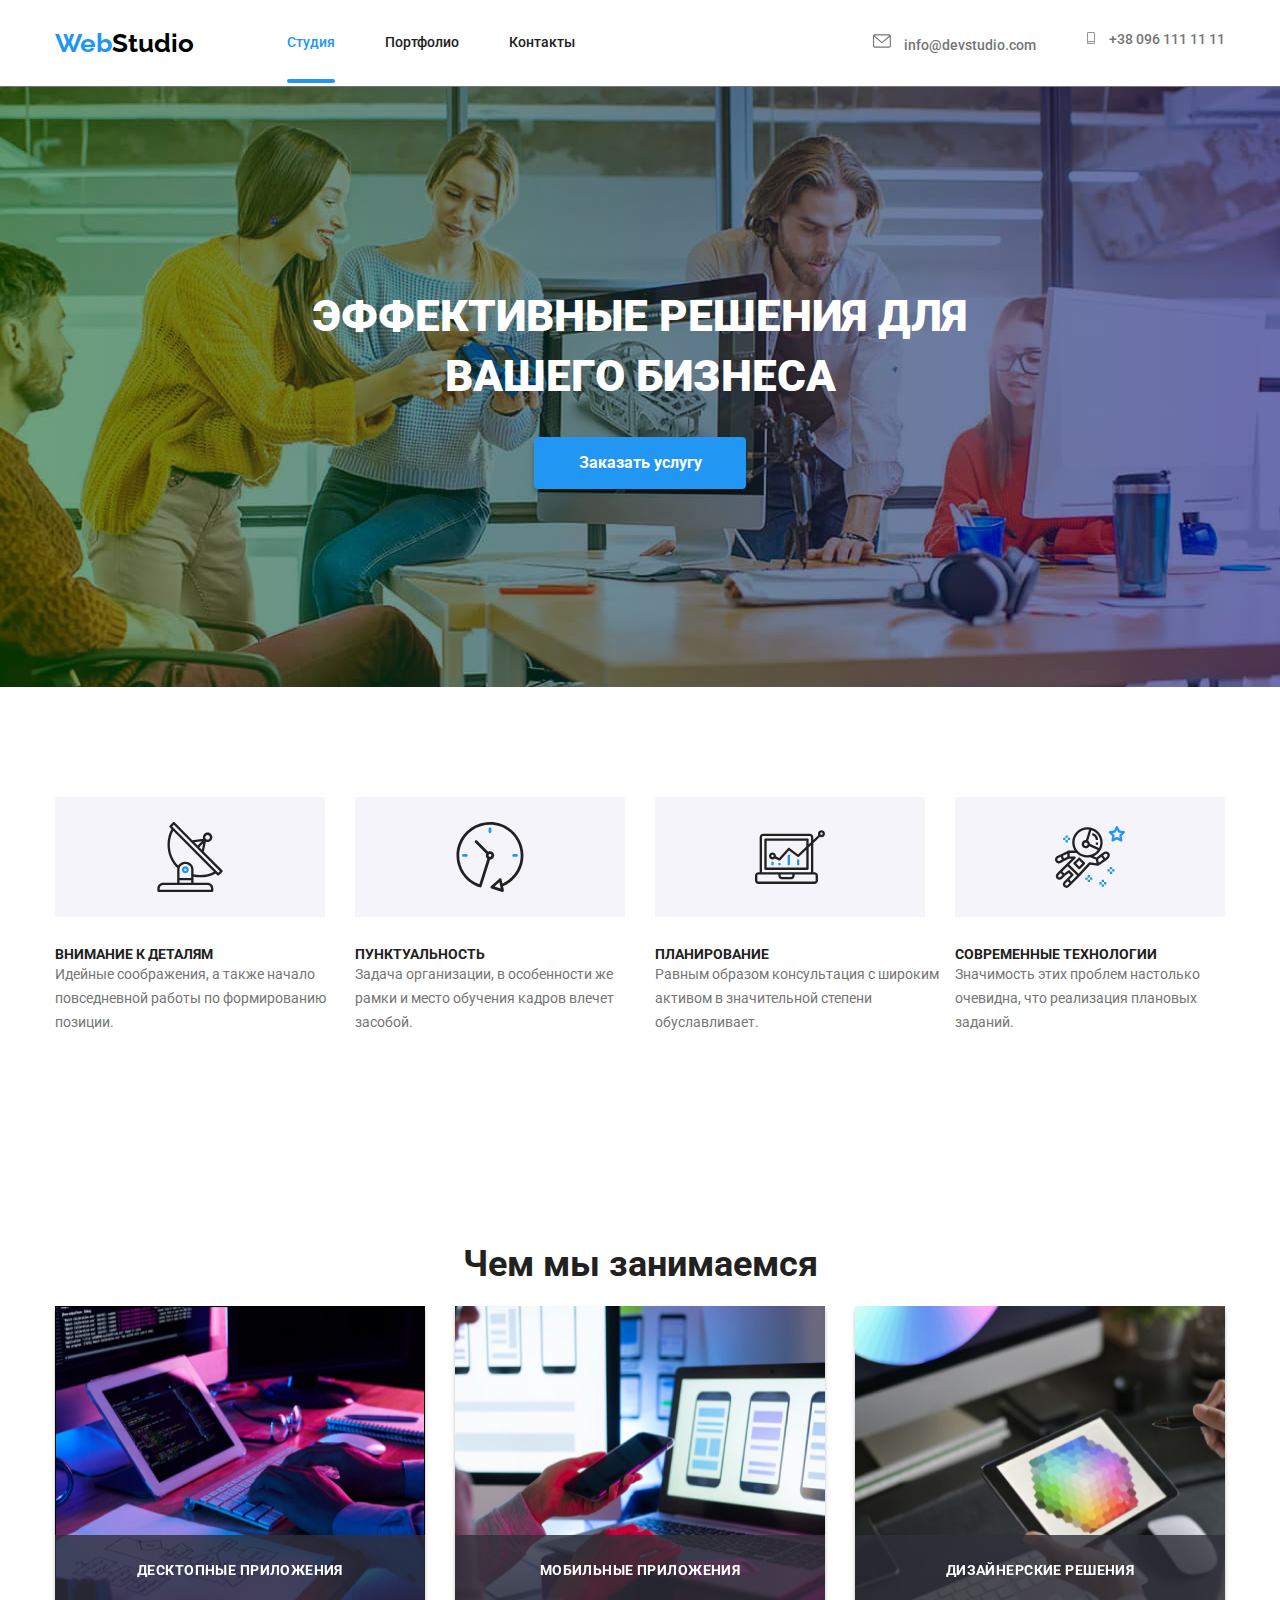
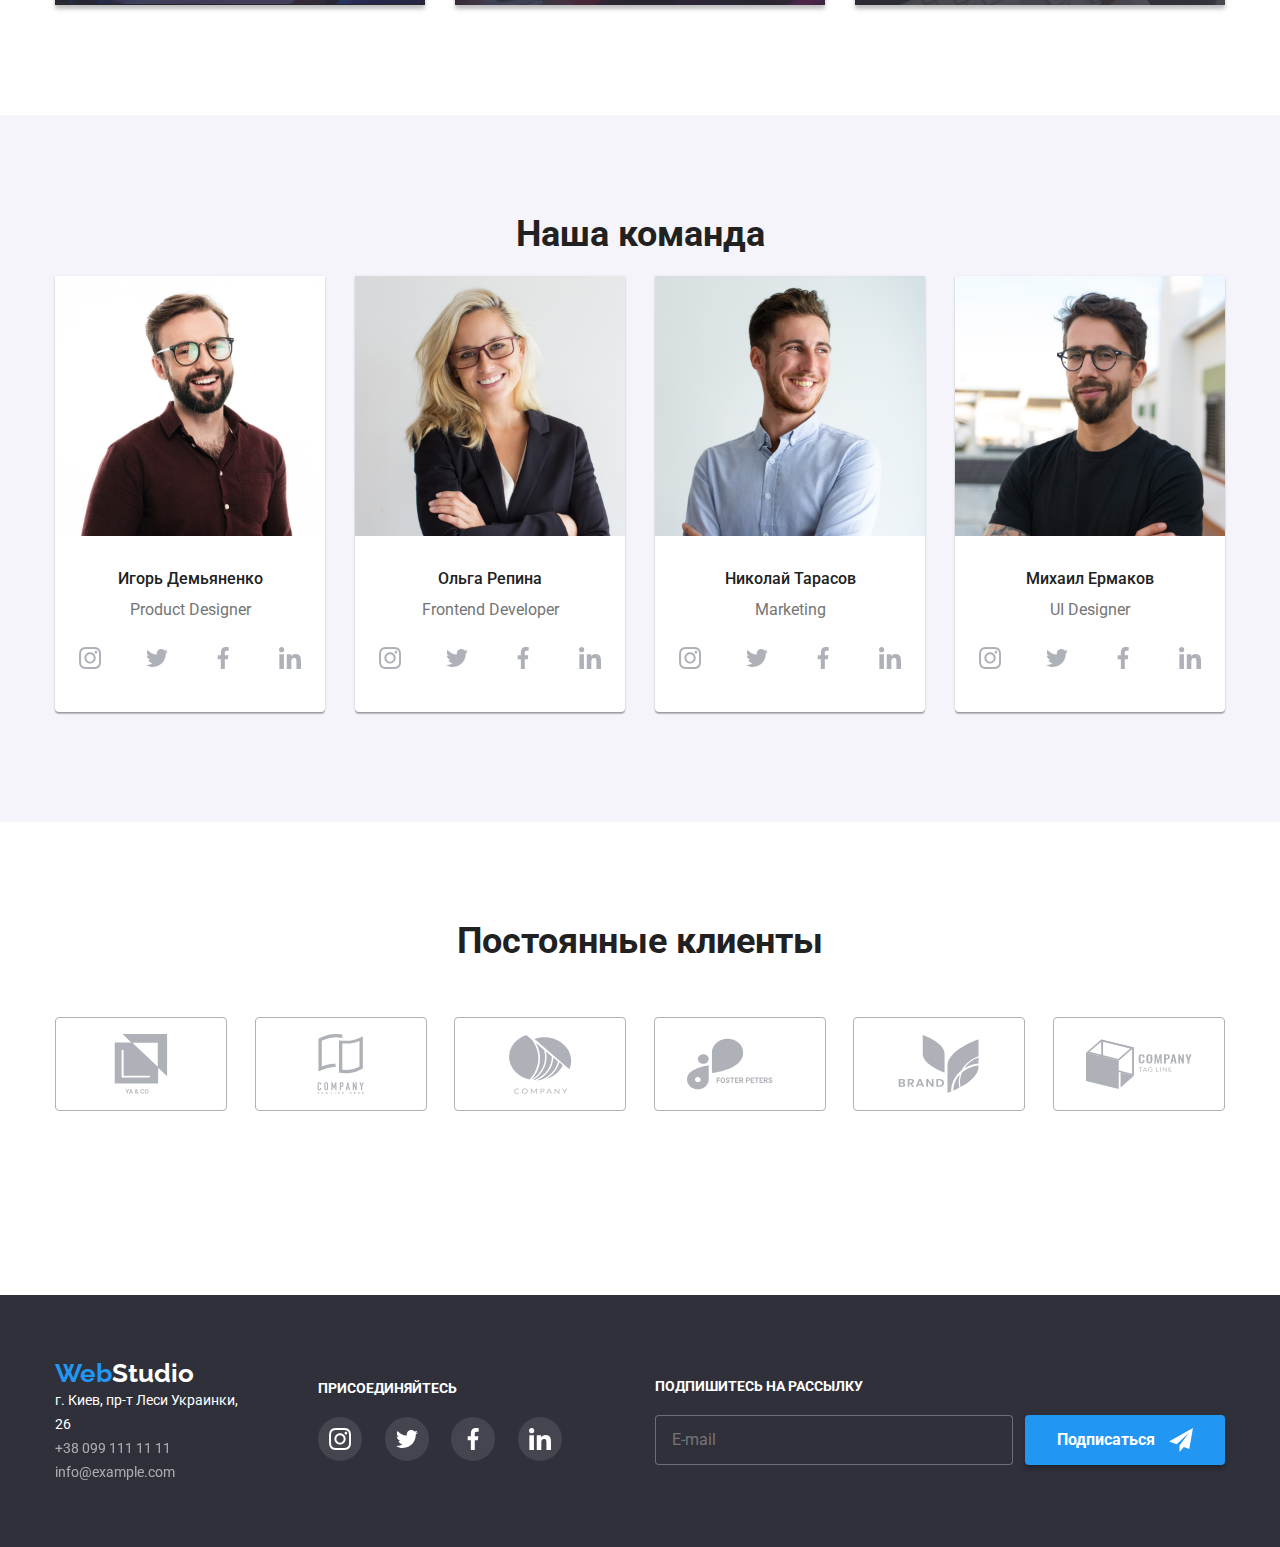
<file: practice-hometask#6/index.html>
<!DOCTYPE html>
<html lang="ru">

<head>
    <meta charset="UTF-8">
    <meta http-equiv="X-UA-Compatible" content="IE=edge">
    <meta name="viewport" content="width=device-width, initial-scale=1.0">
    <title>WebStudio-website</title>
    <link rel="preconnect" href="https://fonts.googleapis.com">
    <link rel="preconnect" href="https://fonts.gstatic.com" crossorigin>
    <link
        href="https://fonts.googleapis.com/css2?family=Raleway:wght@700&family=Roboto:wght@400;500;700;900&display=swap"
        rel="stylesheet">
    <link rel="stylesheet"
        href="https://cdnjs.cloudflare.com/ajax/libs/modern-normalize/1.1.0/modern-normalize.min.css">
    <link rel="stylesheet" href="./css/styles.css">
</head>

<body>

    <header class="page-header">
        <nav class="container main-nav">
            <a href="./index.html" class="logo"><span class="accent">Web</span>Studio</a>
            <ul class="site-nav list">
                <li class="item"><a href="index.html" class="link active">Студия</a></li>
                <li class="item"><a href="portfolio.html" class="link">Портфолио</a></li>
                <li class="item"><a href="#" class="link">Контакты</a></li>
            </ul>

            <ul class="contact-nav list">
                <li class="item"><a href="#" class="link">
                        <svg class="mail-icon">
                            <use href="./images/symbol-defs.svg#envelope"></use>
                        </svg>
                        info@devstudio.com</a></li>
                <li class="item"><a href="#" class="link">
                        <svg class="phone-icon">
                            <use href="./images/symbol-defs.svg#smartphone"></use>
                        </svg>
                        +38 096 111 11 11</a></li>
            </ul>

        </nav>
    </header>

    <main>
        <section class="hero">
            <div class="title-button">
                <h1 class="hero-title">Эффективные решения для вашего бизнеса</h1>
                <button data-open-modal type="submit" class="hero-button">Заказать услугу</button>
            </div>

            <!-- modal window -->
            <div class="backdrop is-hidden" data-backdrop>
                <div class="modal">
                    <button class="close-icon" data-close-modal>
                        
                    </button>
                </div>

                <!-- index html modal window form -->
                <div class="modal-window-form">
                    <form class="form js-speaker-form">
                        <h2 class="form-title">Оставьте свои данные, мы вам перезвоним</h2>
                        <div class="form-field">
                            <!-- Form-field icon -->
                            <input class="form-input" type="text" name="name" id="name" placeholder=" " autofocus />
                            <label for="name" class="form-label">Имя</label>
                            <span class="form-icon">
                                <svg class="mail-icon">
                                    <use href="./images/symbol-defs-forms.svg#icon-form-person"></use>
                                </svg>
                            </span>
                        </div>


                        <div class="form-field">
                            <!-- Form-field icon -->
                            <input class="form-input" type="tel" name="tel" id="tel" placeholder=" ">
                            <label for="tel" class="form-label">Телефон</label>
                            <span class="form-icon">
                                <svg class="mail-icon">
                                    <use href="./images/symbol-defs-forms.svg#icon-form-phone"></use>
                                </svg>
                            </span>
                        </div>


                        <div class="form-field">
                            <!-- Form-field icon -->
                            <input class="form-input" type="email" name="mail" id="mail" placeholder=" ">
                            <label for="mail" class="form-label">Почта</label>
                            <span class="form-icon">
                                <svg class="mail-icon">
                                    <use href="./images/symbol-defs-forms.svg#icon-form-email"></use>
                                </svg>
                            </span>
                        </div>


                        <div class="form-field commentary">
                            <!-- Form-field icon -->
                            <label for="comment" class="form-label-comment"> Коментарий</label>
                            <textarea class="comment" name="comment" id="comment" rows="5"
                                placeholder="Введите текст"></textarea>
                        </div>

                        <div class="form-field agreement">

                            <div class="topic-option">
                                    <input class="check-input" id="checkbox" type="checkbox" />
                                    <label class="form-agreement" for="checkbox"> Соглашаюсь с рассылкой и принимаю <a href="#">Условия
                                        договора</a>.</label>
                                </div>

                                                                <!-- Form-field sustom checkbox без ID та вкладеним інпутом в лейбл -->
                                <!-- <label class="form-agreement">
                                    <input class="check-input" type="checkbox" name="policy">Соглашаюсь с рассылкой и принимаю <span><a
                                            href="https://www.service-market.com.ua/ua/auth/login"> Условия
                                            договора</a></span></label> -->
                                <!-- Form-field checkbox -->
                                <!-- <input class="check-input" type="checkbox" name="policy" id="policy">
                            <label class="form-agreement" for="policy" class="form-agreement">Соглашаюсь с рассылкой и принимаю <span><a
                                        href="https://www.service-market.com.ua/ua/auth/login"> Условия договора</a></span></label> -->
                        </div>
                        <div class="modal-window-form-button">
                            <button type="submit" class="form-submit-button">Отправить</button>
                        </div>
                    </form>

                </div>

            </div>



        </section>

        <!-- about us-->
        <section class="section">
            <div class="container">
                <ul class="about-list">
                    <li class="item">
                        <div class="icon-box">
                            <svg class="icon icon-antenna">
                                <use href="./images/symbol-defs.svg#antenna"></use>
                            </svg>
                        </div>
                        <h2 class="section-title heading">Внимание к деталям</h2>
                        <p class="description">Идейные соображения, а также начало повседневной работы по формированию
                            позиции.</p>
                    </li>

                    <li class="item">
                        <div class="icon-box">
                            <svg class="icon icon-clock">
                                <use href="./images/symbol-defs.svg#clock"></use>
                            </svg>
                        </div>
                        <h2 class="section-title heading">Пунктуальность</h2>
                        <p class="description">Задача организации, в особенности же рамки и место обучения кадров влечет
                            засобой.</p>
                    </li>
                    <li class="item">
                        <div class="icon-box">
                            <svg class="icon icon-diagram">
                                <use href="./images/symbol-defs.svg#diagram"></use>
                            </svg>
                        </div>
                        <h2 class="section-title heading">Планирование</h2>
                        <p class="description">Равным образом консультация с широким активом в значительной степени
                            обуславливает.</p>
                    </li>
                    <li class="item">
                        <div class="icon-box">
                            <svg class="icon icon-astronaut">
                                <use href="./images/symbol-defs.svg#astronaut"></use>
                            </svg>
                        </div>
                        <h2 class="section-title heading">Современные технологии</h2>
                        <p class="description">Значимость этих проблем настолько очевидна, что реализация плановых
                            заданий.
                        </p>
                    </li>
                </ul>
            </div>
        </section>

        <!--activity photo-->
        <section class="section">
            <div class="container">
                <h2 class="section-title activity">Чем мы занимаемся</h2>
                <ul class="activity-list">
                    <li class="item">
                        <img src="./images/box1.jpg" alt="desktop" width="370" height="100%">
                        <div class="activity-list-overlay">
                            <div class="activity-list-center">
                                <p>Десктопные приложения</p>
                            </div>
                        </div>
                    </li>

                    <li class="item">
                        <img src="./images/box2.jpg" alt="smartphone" width="370" height="100%">
                        <div class="activity-list-overlay">
                            <div class="activity-list-center">
                                <p>Мобильные приложения</p>
                            </div>
                        </div>
                    </li>

                    <li class="item">
                        <img src="./images/box3.jpg" alt="tablet" width="370" height="100%">
                        <div class="activity-list-overlay">
                            <div class="activity-list-center">
                                <p>Дизайнерские решения</p>
                            </div>
                        </div>
                    </li>
                </ul>
            </div>
        </section>

        <!--our team-->
        <!-- social media buttons svg -->

        <section class="section team-box">
            <div class="container">
                <h2 class="section-title team">Наша команда</h2>
                <ul class="team-list">
                    <li class="item">
                        <img src="./images/product-designer.jpg" alt="дизайнер-продукта-мужчина" width="270">
                        <p class="member-name">Игорь Демьяненко</p>
                        <p class="job-title">Product Designer</p>
                        <ul class="social-media-block">
                            <li><a href="" class="smb-link">
                                    <svg class="link-icon">
                                        <use href="./images/symbol-defs.svg#instagram"></use>
                                    </svg>
                                </a></li>
                            <li><a href="" class="smb-link">
                                    <svg class="link-icon">
                                        <use href="./images/symbol-defs.svg#twitter"></use>
                                    </svg>
                                </a></li>
                            <li><a href="" class="smb-link">
                                    <svg class="link-icon">
                                        <use href="./images/symbol-defs.svg#facebook"></use>
                                    </svg>
                                </a></li>
                            <li><a href="" class="smb-link">
                                    <svg class="link-icon">
                                        <use href="./images/symbol-defs.svg#linkedin"></use>
                                    </svg>
                                </a></li>
                        </ul>
                    </li>

                    <li class="item">
                        <img src="./images/frontend-developer.jpg" alt="фронтэнд-разработчик-женщина" width="270">
                        <p class="member-name">Ольга Репина</p>
                        <p class="job-title">Frontend Developer</p>
                        <ul class="social-media-block">
                            <li><a href="" class="smb-link">
                                    <svg class="link-icon">
                                        <use href="./images/symbol-defs.svg#instagram"></use>
                                    </svg>
                                </a></li>
                            <li><a href="" class="smb-link">
                                    <svg class="link-icon">
                                        <use href="./images/symbol-defs.svg#twitter"></use>
                                    </svg>
                                </a></li>
                            <li><a href="" class="smb-link">
                                    <svg class="link-icon">
                                        <use href="./images/symbol-defs.svg#facebook"></use>
                                    </svg>
                                </a></li>
                            <li><a href="" class="smb-link">
                                    <svg class="link-icon">
                                        <use href="./images/symbol-defs.svg#linkedin"></use>
                                    </svg>
                                </a></li>
                        </ul>
                    </li>

                    <li class="item">
                        <img src="./images/marketing.jpg" alt="маркетинг-мужчина" width="270">
                        <p class="member-name">Николай Тарасов</p>
                        <p class="job-title">Marketing</p>
                        <ul class="social-media-block">
                            <li><a href="" class="smb-link">
                                    <svg class="link-icon">
                                        <use href="./images/symbol-defs.svg#instagram"></use>
                                    </svg>
                                </a></li>
                            <li><a href="" class="smb-link">
                                    <svg class="link-icon">
                                        <use href="./images/symbol-defs.svg#twitter"></use>
                                    </svg>
                                </a></li>
                            <li><a href="" class="smb-link">
                                    <svg class="link-icon">
                                        <use href="./images/symbol-defs.svg#facebook"></use>
                                    </svg>
                                </a></li>
                            <li><a href="" class="smb-link">
                                    <svg class="link-icon">
                                        <use href="./images/symbol-defs.svg#linkedin"></use>
                                    </svg>
                                </a></li>
                        </ul>
                    </li>

                    <li class="item">
                        <img src="./images/ui-designer.jpg" alt="ю-ай-дизайнер-мужчина" width="270">
                        <p class="member-name">Михаил Ермаков</p>
                        <p class="job-title">UI Designer</p>
                        <ul class="social-media-block">
                            <li><a href="" class="smb-link">
                                    <svg class="link-icon">
                                        <use href="./images/symbol-defs.svg#instagram"></use>
                                    </svg>
                                </a></li>
                            <li><a href="" class="smb-link">
                                    <svg class="link-icon">
                                        <use href="./images/symbol-defs.svg#twitter"></use>
                                    </svg>
                                </a></li>
                            <li><a href="" class="smb-link">
                                    <svg class="link-icon">
                                        <use href="./images/symbol-defs.svg#facebook"></use>
                                    </svg>
                                </a></li>
                            <li><a href="" class="smb-link">
                                    <svg class="link-icon">
                                        <use href="./images/symbol-defs.svg#linkedin"></use>
                                    </svg>
                                </a></li>
                        </ul>
                    </li>
                </ul>
            </div>
        </section>

        <!-- constant clients links -->
        <section class="section constant-clients">
            <div class="container">
                <h2 class="section-title clients">Постоянные клиенты</h2>
                <ul class="constant-clients-block">
                    <li><a href="" class="ccb-link">
                            <svg class="clients-icon">
                                <use href="./images/symbol-defs.svg#client-logo-1"></use>
                            </svg>
                        </a></li>
                    <li><a href="" class="ccb-link">
                            <svg class="clients-icon">
                                <use href="./images/symbol-defs.svg#client-logo-2"></use>
                            </svg>
                        </a></li>
                    <li><a href="" class="ccb-link">
                            <svg class="clients-icon">
                                <use href="./images/symbol-defs.svg#client-logo-3"></use>
                            </svg>
                        </a></li>
                    <li><a href="" class="ccb-link">
                            <svg class="clients-icon">
                                <use href="./images/symbol-defs.svg#client-logo-4"></use>
                            </svg>
                        </a></li>
                    <li><a href="" class="ccb-link">
                            <svg class="clients-icon">
                                <use href="./images/symbol-defs.svg#client-logo-5"></use>
                            </svg>
                        </a></li>
                    <li><a href="" class="ccb-link">
                            <svg class="clients-icon">
                                <use href="./images/symbol-defs.svg#client-logo-6"></use>
                            </svg>
                        </a></li>
                </ul>
                </li>
    </main>

    <footer class="page-footer">
        <div class="footer-container">
            <div class="address-info">
                <a href="#" class="footer-logo"><span class="accent">Web</span>Studio</a>
                <address class="footer-address">
                    г. Киев, пр-т Леси Украинки, 26<br>
                    <a href="+380991111111" class="footer-telephone">
                        +38 099 111 11 11</a><br>
                    <a href="mailto:info@example.com" class="footer-mail">info@example.com</a>
                </address>
            </div>
            <div class="footer-social-media-block">
                <p class="join-title">Присоединяйтесь</p>
                <ul class="f-social-media-block">
                    <li><a href="" class="f-smb-link">
                            <svg class="f-link-icon">
                                <use href="./images/symbol-defs.svg#instagram"></use>
                            </svg>
                        </a></li>
                    <li><a href="" class="f-smb-link">
                            <svg class="f-link-icon">
                                <use href="./images/symbol-defs.svg#twitter"></use>
                            </svg>
                        </a></li>
                    <li><a href="" class="f-smb-link">
                            <svg class="f-link-icon">
                                <use href="./images/symbol-defs.svg#facebook"></use>
                            </svg>
                        </a></li>
                    <li><a href="" class="f-smb-link">
                            <svg class="f-link-icon">
                                <use href="./images/symbol-defs.svg#linkedin"></use>
                            </svg>
                        </a></li>
                </ul>
            </div>
            <div class="footer-subscribe">
                <p class="join-title">Подпишитесь на рассылку</p>
                <form class="footer-form">
                    <div class="footer-form-field">
                        <label for="mail"></label>
                        <input type="email" name="mail" id="mail" placeholder="E-mail">
                    </div>

                    <button class="f-subscribe-button" type="submit">Подписаться
                        <!-- Footer-subscribe-button-icon -->
                        
                        <svg class="subscribe-button-icon">
                            <use href="./images/symbol-defs-forms.svg#icon-icon-send"></use>
                        </svg>
                    </button>
                </form>
            </div>
        </div>
    </footer>

    <script>
        const refs = {
            openModalBtn: document.querySelector("[data-open-modal]"),
            closeModalBtn: document.querySelector("[data-close-modal]"),
            backdrop: document.querySelector("[data-backdrop]"),
        };

        refs.openModalBtn.addEventListener("click", toggleModal);
        refs.closeModalBtn.addEventListener("click", toggleModal);

        refs.backdrop.addEventListener("click", logBackdropClick);

        function toggleModal() {
            refs.backdrop.classList.toggle("is-hidden");
        }

        function logBackdropClick() {
            console.log("Это клик в бекдроп");
        }
    </script>

    <!-- js for not sending the form on server -->
    <script>
        (() => {
            document
                .querySelector('.js-speaker-form')
                .addEventListener('submit', e => {
                    e.preventDefault();

                    new FormData(e.currentTarget).forEach((value, name) =>
                        console.log(`${name}: ${value}`),
                    );

                    e.currentTarget.reset();
                });
        })();
    </script>

</body>

</html>
</file>
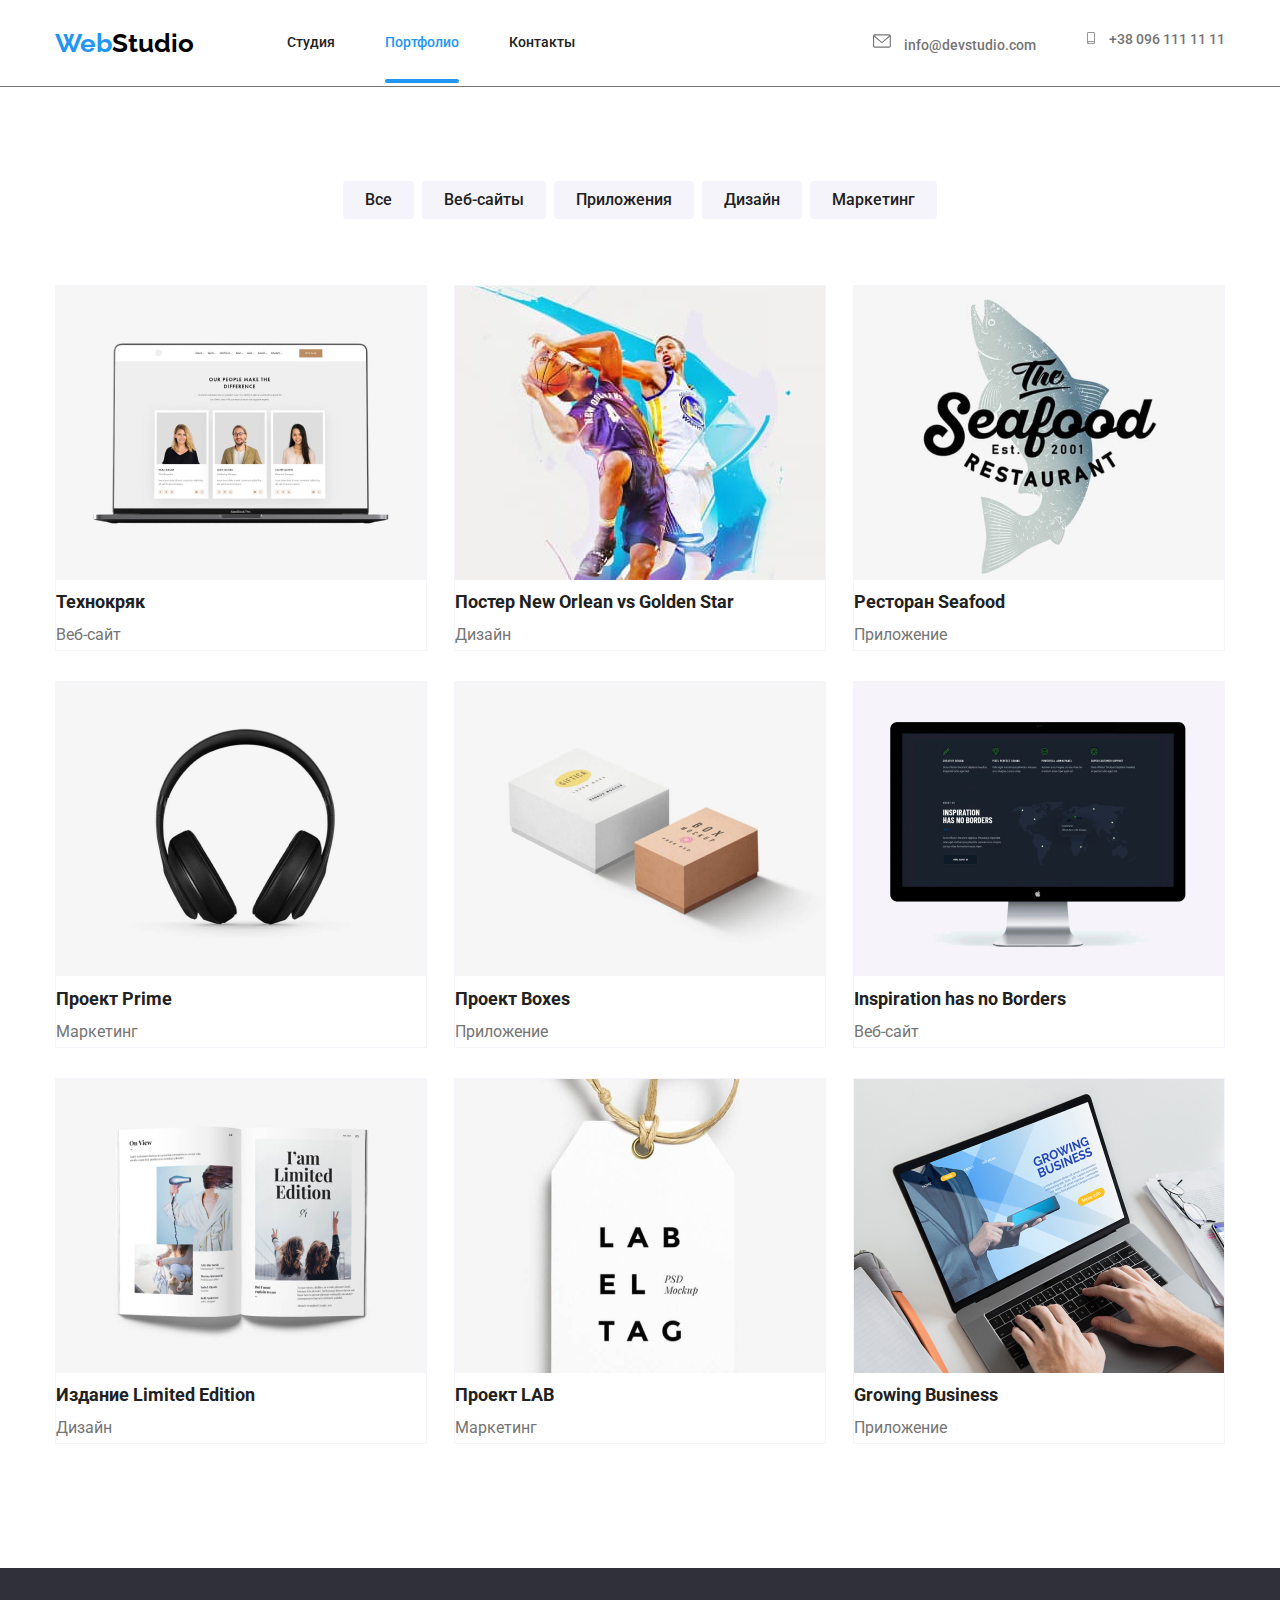
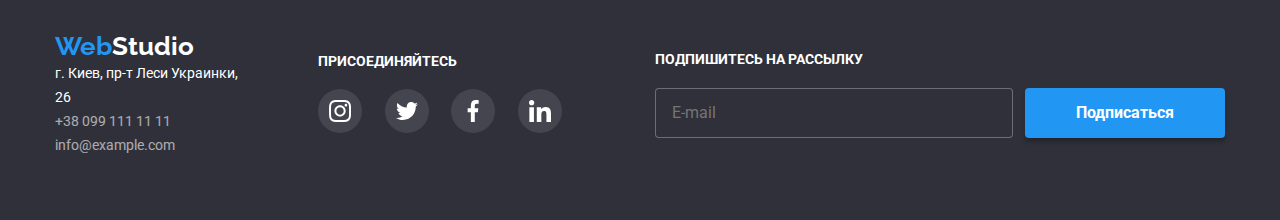
<file: practice-hometask#6/portfolio.html>
<!DOCTYPE html>
<html lang="ru">

<head>
    <meta charset="UTF-8">
    <meta http-equiv="X-UA-Compatible" content="IE=edge">
    <meta name="viewport" content="width=device-width, initial-scale=1.0">
    <title>WebStudio-website</title>
    <link rel="preconnect" href="https://fonts.googleapis.com">
    <link rel="preconnect" href="https://fonts.gstatic.com" crossorigin>
    <link
        href="https://fonts.googleapis.com/css2?family=Raleway:wght@700&family=Roboto:wght@400;500;700;900&display=swap"
        rel="stylesheet">
    <link rel="stylesheet"
        href="https://cdnjs.cloudflare.com/ajax/libs/modern-normalize/1.1.0/modern-normalize.min.css">
    <link rel="stylesheet" href="./css/styles.css">
</head>

<body>

    <header class="page-header">
        <nav class="container main-nav">
            <a href="./index.html" class="logo"><span class="accent">Web</span>Studio</a>
            <ul class="site-nav list">
                <li class="item"><a href="index.html" class="link">Студия</a></li>
                <li class="item"><a href="portfolio.html" class="link active">Портфолио</a></li>
                <li class="item"><a href="#" class="link">Контакты</a></li>
            </ul>

            <ul class="contact-nav list">
                <li class="item"><a href="#" class="link">
                        <svg class="mail-icon">
                            <use href="./images/symbol-defs.svg#envelope"></use>
                        </svg>
                        info@devstudio.com</a></li>
                <li class="item"><a href="#" class="link">
                        <svg class="phone-icon">
                            <use href="./images/symbol-defs.svg#smartphone"></use>
                        </svg>
                        +38 096 111 11 11</a></li>
            </ul>

        </nav>
    </header>

    <!-- Portfolio page -->
    <!-- Our proposals -->
    <main class="portfolio-page">
        <section class="variants">
            <div class="container">
                <ul class="variants-list">
                    <li class="item">
                        <button type="button" class="button">Все</button>
                    </li>
                    <li class="item">
                        <button type="button" class="button">Веб-сайты</button>
                    </li>
                    <li class="item">
                        <button type="button" class="button">Приложения</button>
                    </li>
                    <li class="item">
                        <button type="button" class="button">Дизайн</button>
                    </li>
                    <li class="item">
                        <button type="button" class="button">Маркетинг</button>
                    </li>
                </ul>
            </div>
        </section>

        <!-- Our projects -->
        <section class="projects">
            <div class="container">
                <ul class="project-list">
                    <li class="item">
                        <div class="project-list-thumb">
                            <a class="picture-link" href="../html-link.htm"><img src="./images/1-techno.jpg"
                                    alt="Ноутбук с профилями" width="370" height="294">
                                <div class="project-list-overlay">
                                    <p>Ресурс предлагаеткомплексные предложения с разным уровнем функционала и
                                        сервисов. Все это позволит посетителю получить исчерпывающие сведения о компании
                                        или частном лице.
                                    </p>
                                </div>
                        </div>
                        <h1 class="company-title">Технокряк</h1>
                        <p class="project-title">Веб-сайт</p>
                        </a>
                    </li>

                    <li class="item">
                        <div class="project-list-thumb">
                            <a class="picture-link" href="../html-link.htm"><img src="./images/2-poster.jpg"
                                    alt="Постер с баскетболистами" width="370" height="294">

                                <div class="project-list-overlay">
                                    <p>Ресурс предлагаеткомплексные предложения с разным уровнем функционала и
                                        сервисов. Все это позволит посетителю получить исчерпывающие сведения о компании
                                        или частном лице.</p>
                                </div>
                        </div>
                        <h1 class="company-title">Постер New Orlean vs Golden Star</h1>
                        <p class="project-title">Дизайн</p>
                        </a>
                    </li>

                    <li class="item">
                        <div class="project-list-thumb">
                            <a class="picture-link" href="../html-link.htm"><img src="./images/3-seafood.jpg"
                                    alt="Ресторан морепродукты" width="370" height="294">
                                <div class="project-list-overlay">
                                    <p>Ресурс предлагаеткомплексные предложения с разным уровнем функционала и
                                        сервисов. Все это позволит посетителю получить исчерпывающие сведения о компании
                                        или частном лице.
                                    </p>
                                </div>
                        </div>
                        <h1 class="company-title">Ресторан Seafood</h1>
                        <p class="project-title">Приложение</p>
                        </a>
                    </li>

                    <li class="item">
                        <div class="project-list-thumb">
                            <a class="picture-link" href="../html-link.htm"><img src="./images/4-prime.jpg"
                                    alt="Беспроводные наушники" width="370" height="294">
                                <div class="project-list-overlay">
                                    <p>Ресурс предлагаеткомплексные предложения с разным уровнем функционала и
                                        сервисов. Все это позволит посетителю получить исчерпывающие сведения о компании
                                        или частном лице.
                                    </p>
                                </div>
                        </div>
                        <h1 class="company-title">Проект Prime</h1>
                        <p class="project-title">Маркетинг</p>
                        </a>
                    </li>

                    <li class="item">
                        <div class="project-list-thumb">
                            <a class="picture-link" href="../html-link.htm"><img src="./images/5-boxes.jpg"
                                    alt="Картонные коробки" width="370" height="294">
                                <div class="project-list-overlay">
                                    <p>Ресурс предлагаеткомплексные предложения с разным уровнем функционала и
                                        сервисов. Все это позволит посетителю получить исчерпывающие сведения о компании
                                        или частном лице.
                                    </p>
                                </div>
                        </div>
                        <h1 class="company-title">Проект Boxes</h1>
                        <p class="project-title">Приложение</p>
                        </a>
                    </li>

                    <li class="item">
                        <div class="project-list-thumb">
                            <a class="picture-link" href="../html-link.htm"><img src="./images/6-inspiration.jpg"
                                    alt="Монитор компьютера" width="370" height="294">
                                <div class="project-list-overlay">
                                    <p>Ресурс предлагаеткомплексные предложения с разным уровнем функционала и
                                        сервисов. Все это позволит посетителю получить исчерпывающие сведения о компании
                                        или частном лице.
                                    </p>
                                </div>
                        </div>
                        <h1 class="company-title">Inspiration has no Borders</h1>
                        <p class="project-title">Веб-сайт</p>
                        </a>
                    </li>

                    <li class="item">
                        <div class="project-list-thumb">
                            <a class="picture-link" href="../html-link.htm"><img src="./images/7-limited-edition.jpg"
                                    alt="Книга издательства" width="370" height="294">
                                <div class="project-list-overlay">
                                    <p>Ресурс предлагаеткомплексные предложения с разным уровнем функционала и
                                        сервисов. Все это позволит посетителю получить исчерпывающие сведения о компании
                                        или частном лице.
                                    </p>
                                </div>
                        </div>
                        <h1 class="company-title">Издание Limited Edition</h1>
                        <p class="project-title">Дизайн</p>
                        </a>
                    </li>

                    <li class="item">
                        <div class="project-list-thumb">
                            <a class="picture-link" href="../html-link.htm"><img src="./images/8-lab.jpg" alt="Этикетка"
                                    width="370" height="294">
                                <div class="project-list-overlay">
                                    <p>Ресурс предлагаеткомплексные предложения с разным уровнем функционала и
                                        сервисов. Все это позволит посетителю получить исчерпывающие сведения о компании
                                        или частном лице.
                                    </p>
                                </div>
                        </div>
                        <h1 class="company-title">Проект LAB</h1>
                        <p class="project-title">Маркетинг</p>
                        </a>
                    </li>

                    <li class="item">
                        <div class="project-list-thumb">
                            <a class="picture-link" href="../html-link.htm"><img src="./images/9-growing.jpg"
                                    alt="Печатающий на ноутбуке" width="370" height="294">
                                <div class="project-list-overlay">
                                    <p>Ресурс предлагаеткомплексные предложения с разным уровнем функционала и
                                        сервисов. Все это позволит посетителю получить исчерпывающие сведения о компании
                                        или частном лице.
                                    </p>
                                </div>
                        </div>
                        <h1 class="company-title">Growing Business</h1>
                        <p class="project-title">Приложение</p>
                        </a>
                    </li>
                </ul>
            </div>
        </section>
    </main>

    <footer class="page-footer">
        <div class="footer-container">
            <div class="address-info">
                <a href="#" class="footer-logo"><span class="accent">Web</span>Studio</a>
                <address class="footer-address">
                    г. Киев, пр-т Леси Украинки, 26<br>
                    <a href="+380991111111" class="footer-telephone">
                        +38 099 111 11 11</a><br>
                    <a href="mailto:info@example.com" class="footer-mail">info@example.com</a>
                </address>
            </div>
            <div class="footer-social-media-block">
                <p class="join-title">Присоединяйтесь</p>
                <ul class="f-social-media-block">
                    <li><a href="" class="f-smb-link">
                            <svg class="f-link-icon">
                                <use href="./images/symbol-defs.svg#instagram"></use>
                            </svg>
                        </a></li>
                    <li><a href="" class="f-smb-link">
                            <svg class="f-link-icon">
                                <use href="./images/symbol-defs.svg#twitter"></use>
                            </svg>
                        </a></li>
                    <li><a href="" class="f-smb-link">
                            <svg class="f-link-icon">
                                <use href="./images/symbol-defs.svg#facebook"></use>
                            </svg>
                        </a></li>
                    <li><a href="" class="f-smb-link">
                            <svg class="f-link-icon">
                                <use href="./images/symbol-defs.svg#linkedin"></use>
                            </svg>
                        </a></li>
                </ul>
            </div>
            <div class="footer-subscribe">
                <p class="join-title">Подпишитесь на рассылку</p>
                <form class="footer-form">
                    <div class="footer-form-field">
                        <label for="mail"></label>
                        <input type="email" name="mail" id="mail" placeholder="E-mail">
                    </div>
                    <button class="f-subscribe-button" type="submit">Подписаться</button>
                </form>
            </div>
        </div>
    </footer>

</body>

</html>
</file>
<file: practice-hometask#6/css/styles.css>
:root {
    --primary-text-color: #757575;
    --title-text-color: #212121;
    --accent-color: #2196F3;
    --reverse-text-color: #FFFFFF;
    --hero-footer-background-color: #2F303A;
    --button-color: #F5F4FA;


    /* Fonts */
    /* font-family: 'Raleway', sans-serif; */
    /* font-family: 'Roboto', sans-serif; */
}

html {
    box-sizing: border-box;
}

*,
*::before,
*::after {
    box-sizing: inherit;
}

body {
    margin: 0;
    background-color: var(--reverse-text-color);
    color: var(--primary-text-color);

    font-family: 'Roboto', sans-serif;
}

.list {
    margin: 0;
    padding: 0;
    list-style: none;
}
/* Logo */

/* logo nav */

.logo {
    color: #000000;
    font-family: 'Raleway', sans-serif;
    font-weight: 700;
    font-size: 26px;
    line-height: 1.19;
    text-decoration: none;
}

.logo:hover,
.logo:focus {
    color: var(--accent-color);

    transition: transform 250ms cubic-bezier(0.4, 0, 0.2, 1);
}

.accent {
    color: var(--accent-color);
}


h1, h2, h3, h4, h5, h6, p {
    margin: 0;
}


/* site nav */
/* .link { */

.page-header {
    border-bottom: 1px solid var(--primary-text-color);
}

.main-nav {
    display: flex;
    align-items: center;
    /* justify-content: ; */
}

.site-nav {
    display: flex;
    margin-left: 93px;
}
/*.site-nav .item {
     outline: 2px solid red; */
    /* margin-right: 50px; 
} */

/* .site-nav .item:last-child { 
    margin-right: 0;
} */

/* .site-nav .item:not(:last-child) {
    margin-right: 50px;
} */

.site-nav .item +.item {
    margin-left: 50px;
}


.site-nav .link {
    display: block;
    padding-top: 32px;
    padding-bottom: 32px;

    position: relative; /*menu animation */

    color: var(--title-text-color);
    font-weight: 500;
    font-size: 14px;
    line-height: 1.14;
    text-decoration: none;
}

/* menu animation active link, current page */

.site-nav .link::after {
    content: '';

    position: absolute;
    left: 0;
    bottom: 0;

    display: block;
    width: 100%;
    height: 4px;
    border-radius: 2px;
    background: var(--accent-color);

    opacity: 0;
    transform: scaleX(0); /*початок анімації від центру*/
    transition: 250ms cubic-bezier(0.4, 0, 0.2, 1), opacity 250ms cubic-bezier(0.4, 0, 0.2, 1); 
    /* opacity дає можливість зникнути підкресленню за певний ча від боків до середини */
}

.link.active {
    color: var(--accent-color);
}

.site-nav .link:hover::after, .link.active::after {
    opacity: 1;
    transform: scaleX(1); /*кінeць анімації на 100% ширини (0.9 = 90, 1.1 = 110)*/
}


.site-nav .link.current {
    color: var(--accent-color);
}


/* Contact-nav */

.contact-nav {
    display: flex;
    margin-left: auto;
}

.contact-nav .item + .item {
    margin-left: 50px; 
}

/* .contact-nav .item:last-child { 
    margin-left: 0;
} */

/* .contact-nav li {
    outline: 2px solid red; */
    /* margin-right: 50px; 
} */


.contact-nav .link {
    display: block;
    padding-top: 32px;
    padding-bottom: 32px;

    color: var(--primary-text-color);
    font-weight: 500;
    font-size: 14px;
    line-height: 1.14;
    text-decoration: none;
}



/* .icon-envelope::before {
    display: inline-block;
    content: '';
    background-image: url(../images/envelope.svg);
    background-repeat: no-repeat;
    background-size: contain;
    width: 16px;
    height: 12px;
    margin-right: 10px;
    /* outline: 2px solid red; */
/* } */ 

/* .icon-smartphone::before {
    display: inline-block;
    content: '';
    background-image: url(../images/smartphone.svg);
    background-repeat: no-repeat;
    background-size: contain;
    background-position: center;
    width: 10px;
    height: 12px;
    margin-right: 10px;
    /* outline: 2px solid red; */
/* } */

.mail-icon {
    width: 16px;
    height: 12px;
    margin-right: 10px;
    fill: currentColor;
}

.phone-icon {
    width: 10px;
    height: 12px;
    margin-right: 10px;
    fill: currentColor;
}

.site-nav .link:hover,
.site-nav .link:focus {
    color: var(--accent-color);

    transition: transform 250ms cubic-bezier(0.4, 0, 0.2, 1);
}

.contact-nav .link:hover,
.contact-nav .link:focus {
    color: var(--accent-color);

    transition: transform 250ms cubic-bezier(0.4, 0, 0.2, 1);
    /* outline: 2px solid red; */
}


/* hero */
.hero {
    max-width: 1600px;
    height: 600px;
    margin: 0 auto;
    background-color: var(--hero-footer-background-color);
    background-image: linear-gradient(
        to right, rgba(0, 255, 0, 0.2),
        rgba(0, 0, 255, 0.2)), url('../images/header-img.jpg');
    /* outline: 1px solid black; */
    background-repeat: no-repeat;
    background-size: cover;
    background-position: center;
    text-align: center;
}



    .hero-title {
    /* display: inline-block;
    width: 696px; */
    text-align: center;
    padding-top: 200px;
    color: var(--reverse-text-color);
    font-weight: 900;
    font-size: 44px;
    line-height: 1.36;
    text-transform: uppercase;
    /* outline: 2px solid red; */
    margin-bottom: 30px;
}


.hero-button {
    color: var(--reverse-text-color);
    background-color: var(--accent-color);
    font-weight: 700;
    font-size: 16px;
    line-height: 1.88;
    text-align: center;
    border: none;
    border-radius: 4px;
    width: 200px;
    height: 50px;

    box-shadow: 0px 4px 4px 0px rgba(0, 0, 0, 0.25);    
}

.hero-button:hover,
.hero-button:focus {
    color: var(--accent-color);
    background-color: var(--button-color);
    cursor: pointer;

    transition: transform 250ms cubic-bezier(0.4, 0, 0.2, 1);
    
}

.title-button {
    display: inline-block;
    box-sizing: content-box;
    width: 696px;
    height: 120px;
    /* outline: 1px solid violet; */
}

/* modal window */

.backdrop {
    position: fixed;
    top: 0;
    left: 0;
    height: 100%;
    width: 100%;
    
    background-color: rgba(0, 0, 0, 0.2);
    opacity: 1;
    transition: transform 250ms cubic-bezier(0.4, 0, 0.2, 1),
    opacity 250ms cubic-bezier(0.4, 0, 0.2, 1);
    /*allows to break the overlay */
}

.backdrop.is-hidden {
    opacity: 0;
    pointer-events: none;
}

.backdrop.is-hidden .modal {
    transform: translate(-50%, -50%) scale(0.9);
}


.modal {
    position:absolute;
    top: 50%;
    left: 50%;
        
    height: 581px;
    width: 528px;
    /* padding-top: 25px; */

    background-color: rgba(255, 255, 255, 1);

    transform: translate(-50%, -50%) scale(1);

    transition: transform 250ms cubic-bezier(0.4, 0, 0.2, 1);

    box-shadow: 0px 1px 3px rgba(0, 0, 0, 0.12), 0px 1px 1px rgba(0, 0, 0, 0.14), 0px 2px 1px rgba(0, 0, 0, 0.2);
    border-radius: 4px;
}

/* .modal .close-icon */
.close-icon {
    display: block; /* Чи треба це? */
    position: absolute;
    top: 8px;
    right: 8px;
    
    width: 30px;
    height: 30px;

    padding: 0;
    border: none;
    background-color: #fff;
    background-image: url("../images/close-icon.svg");

    cursor: pointer;
}

.close-icon:hover {
    background-image: url("../images/close-icon-focused.svg");
}

/* Modal window form */

.textarea {
    resize: none;
}

.modal-window-form {
    position: absolute;
    margin-top: 40px;
    top: 50%;
    left: 50%;
    transform: translate(-50%, -50%);

    /* outline: 2px solid blue; */
}

.form {
    width: 528px;
    height: 581px;
    margin: 0 auto;
    /* outline: 2px solid blue; */
    padding: 40px;
    padding-top: 0;
    
    border-radius: 4px;

    /* margin-bottom pushes bottom borders betwewn forms */
}

.form-title {
    margin-bottom: 30px;

    font-family: Roboto;
    font-size: 20px;
    font-weight: 700;
    line-height: 23px;
    letter-spacing: 0.03em;
    text-align: center;
    color: rgba(33, 33, 33, 1);


}

.form-field {
    /* outline: 1px solid green; */
    /* стилизируем часть формы с указанием  -label- Имя  и -input- поле для ввода + placeholder - текст-подказка */
    position: relative;
    margin-bottom: 28px;

    font-family: Roboto;
    font-size: 12px;
    font-weight: 400;
    line-height: 14px;
    letter-spacing: 0.01em;
    text-align: left;
}

.form-label {
    position: absolute;
    top: 50%;
    left: 40px;
    transform: translateY(-50%);

    transition: transform 250ms linear;
    /* margin-bottom: 4px; */
    /* color: red; */
    
    /* отступ снизу между текстом и плем ввода between label and input */
}

.form-label-comment {
    float: left;  
    margin-bottom: 4px;
}

/* Form-field icon */

.form-input {
    width: 100%;
    /* outline: 1px solid green; */
        /* стилизируем поле для ввода */
    /* position: relative; */
    padding: 12px 16px;
    /* текст відступає від іконки */
    padding-left: 40px;
    border-radius: 4px;
    border: 1px solid rgba(117, 117, 117, 1); 
        
        /* custom border of input field */
}

.form-input:focus + .form-label,
.form-input:not(:placeholder-shown) + .form-label {
    /* color: red; */
    /* transform: translateY(-40px); зміщає вверх*/
    /* зміщає вверх і вліво */
    transform: translate(-40px, -40px); 
    /* не показує плейсхолдер, якщо дані ввести і не опускається лейбл назад */
}

.form-icon {
    position: absolute;
    top: 50%;
    left: 12px;
    transform: translateY(-50%);

    display: inline-block;
    width: 18px;
    height: 18px;
    color: #212121;
    /* background-color: red; */
}

.form-input:focus ~ .form-icon {
    color: #2196F3;
    
    transition: transform 250ms cubic-bezier(0.4, 0, 0.2, 1);
    /* background-color: blue; */
}

/* .form-icon {
    top: 0;
    left: 0;
    display: inline-block;
    width: 15px;
    height: 15px;
    background-color: #2196F3;
} */


.commentary {
    margin: 0;
}

.agreement {
    margin: 0;
}

.form-field input::placeholder {
    color: rgba(117, 117, 117, 1);
    /* text-align: right; */

    /* цвет текста в placeholder + позиция текста /слева/справа/ по цетру/ */
}



.comment {
    width: 100%;
    height: 120px;
    padding: 10px;
    margin-bottom: 20px;

    border-radius: 4px;
}

.topic-option {
    padding: 0;
    margin-bottom: 20px;
    list-style: none;
}

/* rowing of the checkboxes */
.topic-option {
    /* display: flex;
    align-items: center; */
    margin: 0 auto;
    margin-bottom: 30px;
}

/* styling of text near checkboxes -label- */
.topic-option label {
    margin: 0;
    margin-left: 10px;
}

.form-agreement {
    padding-left: 20px;
    font-family: Roboto;
    font-size: 14px;
    font-weight: 400;
    line-height: 24px;
    letter-spacing: 0.03em;
    text-align: left;
}



.check-input {
    position: absolute;
    -webkit-appearance: none;
    -moz-appearance: none;
    appearance: none;
    margin-top: 5px;
    margin-left: 8px;
    width: 15px;
    height: 16px;
    background-repeat: no-repeat;
    background-size: contain;
    vertical-align: middle;
    background-image: url(../images/checkbox-icon.svg);
}

.check-input:focus {
    background-image: url(../images/icon-check-blue.svg);

    transition: transform 250ms cubic-bezier(0.4, 0, 0.2, 1);
}

/* Form-field sustom checkbox без ID та вкладеним інпутом в лейбл */

/* .checkbox {
    appearance: none;
} */


.modal-window-form-button {
    display: flex;
    justify-content: center;
}

.form-submit-button {
    color: var(--reverse-text-color);
    background-color: var(--accent-color);
    font-weight: 700;
    font-size: 16px;
    line-height: 1.88;
    text-align: center;
    border: none;
    border-radius: 4px;
    width: 200px;
    height: 50px;

    box-shadow: 0px 4px 4px 0px rgba(0, 0, 0, 0.25);   
}

.form-submit-button:hover,
.form-submit-button:focus {
    color: var(--accent-color);
    background-color: var(--button-color);
    cursor: pointer;

    transition: transform 250ms cubic-bezier(0.4, 0, 0.2, 1);
    
}

/* Form Icons Styling */

.mail-icon {
    width: 18px;
    height: 18px;
    /* fill: currentColor; */
}



/* section */

.section-title {
    color: var(--title-text-color);
    font-weight: 700;
    font-size: 14px;
    line-height: 1.14;
}

/* about us */

.about-list {
    display: flex;
    justify-content: space-between;
    list-style: none;
}

/* .about-list .item {
    width: 270px;
    background-color: var(--button-color);
} */

.icon-box {
    display: flex;
    background-color: var(--button-color);
    width: 270px;
    height: 120px;
    align-items: center;
    margin-bottom: 30px;
    margin-right: 30px;
    /* outline: 1px solid violet; */
}

.icon {
    width: 70px;
    height: 70px;
    margin: 0 auto;
}

.icon:nth-child(3n) {
    margin-right: 0;
}

/* .about-list .item::before { */
    /* display: block; /*100% ширини* */
    /* content: ''; */
    /* width: 40px; */
    /* height: 120px;
    margin-bottom: 30px;
    background-color: var(--button-color); */
        /* background-size: contain; /if the icon is bigger in size than a container/ */
    /* background-repeat: no-repeat;
    background-position: center; */
    /* outline: 1px solid red; */
/* } */

/* variant nth-child without class
.list-item:nth-child(1)::before {
    background-image: url(../images/antenna\ 1.png);
} */

/* .icon {
    width: 70px;
    height: 70px;
} */

/* .icon-antenna::before {
    background-image: url('../images/antenna\ 1.png');
}

.icon-clock::before {
    background-image: url('../images/clock\ 1.png');
}

.icon-diagram::before {
    background-image: url('../images/diagram\ 1.png');
}

.icon-astronaut::before {
    background-image: url('../images/astronaut\ 1.png');
} */

.heading {
    text-transform: uppercase;
}

.description {
    color: var(--primary-text-color);
    font-weight: 400;
    font-size: 14px;
    line-height: 1.71;
}


/* activity photo */

.activity {
    color: var(--title-text-color);
    font-weight: 700;
    font-size: 36px;
    line-height: 1.43;
    text-align: center;
    /* outline: 1px solid red; */
}

.activity-list {
    list-style: none;
    display: flex;
    justify-content: space-between;
}

.activity-list .item {
    position: relative;
    flex-wrap: wrap;
    background-color: teal;
    margin-right: 30px;
    box-shadow: 0px 4px 4px 0px rgba(0, 0, 0, 0.25);
}

.activity-list-overlay {
    position: absolute;
    bottom: 0;
    left: 0;
    /* padding-top: 27px; !!!Доопрацювати розміщення тексту посередині блока - рішення - додатковий дів з класом .activity-list-center */

    width: 370px; 
    height: 70px;
    background: rgba(47, 48, 58, 0.8);
    color: var(--reverse-text-color);
    text-transform: uppercase;

    font-family: Roboto;
    font-size: 14px;
    font-weight: 700;
    line-height: 16px;
    letter-spacing: 0.03em; /* визначити співвфдношення line-height 1.4?*/
    text-align: center;
}


.activity-list-center {
    padding-top: 27px;
}

/* positioning - absolute */
/* .activity-list .item:nth-child(2) {
    position: absolute;
    top: 120px;
    left: 120px;
} */

.activity-list .item:nth-child(3n) {
    margin-right: 0;
}

/* our team members */
.team-box {
    background-color: var(--button-color);
}

.team {
    color: var(--title-text-color);
    font-weight: 700;
    font-size: 36px;
    line-height: 1.43;
    text-align: center;
    /* outline: 1px solid red; */
}

.team-list {
    list-style: none;
    display: flex;
    justify-content: space-between;
}

.team-list .item {
    margin-right: 30px;
    background-color: var(--reverse-text-color);
    text-align: center;
    padding-bottom: 30px;
    box-shadow: 0px 1px 3px rgba(0, 0, 0, 0.12), 0px 1px 1px rgba(0, 0, 0, 0.14), 0px 2px 1px rgba(0, 0, 0, 0.2);
    border-radius: 0px 0px 4px 4px;  
}

/* positioning relative practice */
/* .team-list .item:nth-child(3) {
    position: relative;
    top: 120px;
    left: 120px;
} */


/* Practice social media-icons
/* .team-list .item::after {
    display: block; /*100% ширини* */
    /* content: '';
    width: 206px;
    height: 44px;
    margin: 0 auto;  
    /* outline: 1px solid red; */
/* }  */


.member-name {
    color: var(--title-text-color);
    font-weight: 500;
    font-size: 16px;
    line-height: 1.18;
    padding-top: 30px;
    margin-bottom: 10px;
}

.job-title {
    color: var(--primary-text-color);
    font-weight: 400;
    font-size: 16px;
    line-height: 1.35;
    margin-bottom: 15px;
}

/* Our team Social media icons block */

.social-media-block {
    display: flex;
    justify-content: space-between;
    width: 244px;
    height: 46px;
    padding: 0;
    margin: 0 auto;
    /* outline: 1px solid green; */
    list-style: none;
}

.smb-link {
    display: flex;
    justify-content: center;
    align-items: center;
    width: 44px;
    height: 44px;
    /* outline: 1px dashed green; */
    border-radius: 50%;
    fill: rgba(175, 177, 184, 1); 
    }

.smb-link:hover {
    background-color: rgba(33, 150, 243, 1);
    fill: var(--reverse-text-color);
    transition: transform 250ms cubic-bezier(0.4, 0, 0.2, 1);
}

.link-icon {
    width: 22px;
    height: 22px;
    /* outline: 1px dashed green; */
}

/* .link-icon:hover {
    fill: var(--reverse-text-color);
} */


/* constant clients links*/


.clients {
    color: var(--title-text-color);
    font-weight: 700;
    font-size: 36px;
    line-height: 1.43;
    text-align: center;
    margin-bottom: 50px;
    /* outline: 1px solid red; */
}

.constant-clients-block {
    list-style: none;
    display: flex;
    justify-content: space-between;
    height: 184px;
    padding: 0;
    margin: 0 auto;
    /* outline: 1px dashed red; */
}

.ccb-link {
    display: flex;
    justify-content: center;
    align-items: center;
    width: 170px;
    height: 92px;
    fill: rgba(175, 177, 184, 1);
    border: 1px solid rgba(175, 177, 184, 1);
    border-radius: 4px;
}


.ccb-link:hover {
    fill: var(--accent-color);
    border: 1px solid var(--accent-color);
    
    transition: transform 250ms cubic-bezier(0.4, 0, 0.2, 1);
}



.clients-icon {
    width: 106px;
    height: 60px;
    color: rgba(175, 177, 184, 1);
}

.clients-icon:hover {
    width: 106px;
    height: 60px;
    color: rgba(175, 177, 184, 1);

    transition: transform 250ms cubic-bezier(0.4, 0, 0.2, 1);
}

/* page footer */

.page-footer {
    background-color: var(--hero-footer-background-color);
}

.footer-container {
    max-width: 1170px;
    height: 252px;
    padding: 0 15px;
    margin: 0 auto;
    box-sizing: content-box;
    display:flex;
    align-items: center;
}

.address-info {
    margin-right: 70px;
}


.footer-logo {
    color: var(--reverse-text-color);
    font-family: 'Raleway';
    font-weight: 700;
    font-size: 26px;
    line-height: 1.19;
    text-decoration: none;
}

.footer-logo:hover,
.footer-logo:focus {
    color: var(--accent-color);

    transition: transform 250ms cubic-bezier(0.4, 0, 0.2, 1);
}

.footer-address,
.footer-telephone,
.footer-mail {
    color: var(--reverse-text-color);
    font-weight: 400;
    font-size: 14px;
    line-height: 1.71;
    text-decoration: none;
    font-style: normal;
}

.footer-telephone,
.footer-mail {
    opacity: 60%;
}


/* footer social media block */

.join-title {
    color: var(--reverse-text-color);
    font-weight: 700;
    font-size: 14px;
    line-height: 1.17;
    margin-bottom: 20px;
    text-transform: uppercase;
    text-align: left;
}

.f-social-media-block {
    display: flex;
    justify-content: space-between;
    width: 244px;
    height: 46px;
    padding: 0;
    margin: 0 auto;
    list-style: none;
     /* outline: 1px solid green; */
}

.f-smb-link {
    display: flex;
    justify-content: center;
    align-items: center;
    width: 44px;
    height: 44px;
    border-radius: 50%;
    fill: var(--reverse-text-color);
    background: rgba(255, 255, 255, 0.1);
    /* outline: 1px dashed green; */
}

.f-smb-link:hover {
background-color: rgba(33, 150, 243, 1);
fill: var(--reverse-text-color);

transition: transform 250ms cubic-bezier(0.4, 0, 0.2, 1);
}

.f-link-icon {
    width: 22px;
    height: 22px;
    /* outline: 1px dashed green; */
}

/* .f-link-icon:hover {
    fill: var(--reverse-text-color);
} */


/* footer subscribe-form */

.footer-subscribe {
    display: flex;
    flex-direction: column;
    width: 570px;
    height: 86px;
    padding: 0;
    margin-left: 93px;
    list-style: none;
}

.footer-form {
    display: flex;
    flex-flow: row;
    box-sizing: border-box;
    padding: 0;
    margin-right: 93;

}

.footer-form-field input {
    margin: 0;
    padding: 0;
    padding-left: 16px;
    margin-right: 12px;
    width: 358px;
    height: 50px;

    border: 1px solid rgba(255, 255, 255, 0.3);
    border-radius: 4px;
    background-color: var(--hero-footer-background-color)
}

.f-subscribe-button {
    color: var(--reverse-text-color);
    background-color: var(--accent-color);
    font-weight: 700;
    font-size: 16px;
    line-height: 1.88;
    text-align: center;
    border: none;
    border-radius: 4px;
    width: 200px;
    height: 50px;

    box-shadow: 0px 4px 4px 0px rgba(0, 0, 0, 0.25); 
}

.f-subscribe-button:hover,
.f-subscribe-button:focus {
    color: var(--accent-color);
    background-color: var(--button-color);
    /* opacity: 0.8; */
    cursor: pointer;

    transition: transform 250ms cubic-bezier(0.4, 0, 0.2, 1);
    
}

/* Footer-subscribe-button-icon */


.subscribe-button-icon {
    display: inline-block;
    width: 24px;
    height: 24px;
    margin-left: 10px;
    vertical-align: middle;
    fill: var(--reverse-text-color);
    
        /* background-image: url("../images/icon-send.svg"); */

}


.subscribe-button-icon:hover {
    fill: var(--accent-color);
    transition: transform 250ms cubic-bezier(0.4, 0, 0.2, 1);
}


/* Potfolio page */
.portfolio-page {
    margin-top: 94px;
    margin-bottom: 34px;
    /* outline: 2px dashed green; */
}

.variants {
    /* margin-top: 94px; */
    /* margin-bottom: 34px; */
    padding-bottom: 34px;
    /* outline: 2px dashed blue; */
}

.variants-list {
    list-style: none;
    display: flex;
    justify-content: center;
}

.variants-list .item {
    margin-right: 8px;
}

.variants-list .item:last-child {
    margin-right: 0;
}

/* our proposals buttons */

.button {
    color: var(--title-text-color);
    background-color: var(--button-color);
    font-family: inherit;
    font-weight: 500;
    font-size: 16px;
    line-height: 1.62;

    padding: 6px 22px;
    text-align: center;
    border: none;
    border-radius: 4px;
    cursor: pointer;
}

.button:hover,
.button:focus {
    color: var(--reverse-text-color);
    background-color: var(--accent-color);

    box-shadow: 0px 2px 2px 0px rgba(0, 0, 0, 0.12);

    box-shadow: 0px 1px 2px 0px rgba(0, 0, 0, 0.08);

    box-shadow: 0px 3px 1px 0px rgba(0, 0, 0, 0.1);

    transition: transform 250ms cubic-bezier(0.4, 0, 0.2, 1);
}

/* All Lists according to site net */
/* ul li { 
    display: inline-block;
    margin-right: 30px;
} */

/* our projects */

.projects {
    margin-bottom: 94px;
    /* outline: 2px dashed blue; */
    /* background-color: teal; */ /*cекція змінює колір і це не показує вихід (-15px) марджининів за контейнер */
}


.project-list {
    list-style: none;
    display: flex;
    flex-wrap: wrap;
    /* !!! justify-content завжди йде з display: flex; */
    justify-content: space-between;
}

.project-list .item {
    width: 370px;
    margin-bottom: 30px;
    /* !!! грубо на всі давати)) */
    /*margin: 15px;*/

    border: 1px solid var(--button-color);
}


.project-list .item:hover {
    box-shadow: 0px 4px 4px 0px rgba(0, 0, 0, 0.25);

    transition: transform 250ms cubic-bezier(0.4, 0, 0.2, 1);
}


/* .project-list .item:nth-child(3n) {
        margin-right: 0;
    }
    
.project-list .item:nth-last-child(-n + 3) {
        margin-bottom: 0;
    } */

.picture-link {
    text-decoration: none;
}

.company-title {
    color: var(--title-text-color);
    font-weight: 700;
    font-size: 18px;
    line-height: 2.0;
}

.project-title {
    color: var(--primary-text-color);
    font-weight: 400;
    font-size: 16px;
    line-height: 1.88;
}



/* projects-overlay */
.project-list-thumb {
    position: relative;
    overflow: hidden;
}


.project-list-overlay {
    position: absolute;
    display: inline-block;
    content: '';
    width: 100%;
    height: 100%;
    opacity: 0;

    top: 0;
    left: 0;

    box-sizing: border-box;
    text-align: center;
    padding: 63px 24px;
    background-color: var(--accent-color);
    color: var(--reverse-text-color);
    font-weight: 400;
    font-size: 18px;
    line-height: 1.55;
    cursor: pointer;

    transform: translateY(100%);
    transition: transform 250ms cubic-bezier(0.4, 0, 0.2, 1),
    opacity 250ms cubic-bezier(0.4, 0, 0.2, 1);
}

.item:hover .project-list-overlay {
    opacity: 0.9;
    transform: translateY(0);
    transition: transform 250ms cubic-bezier(0.4, 0, 0.2, 1);
}

/* .project-list-thumb:hover .project-list-overlay {
}
 */

/* .project-list-border { */
    /* border: 1px solid var(--button-color); */
    /* overflow: hidden; фізично ховає вихід оверлея за межі рамки */
/* } */

/* .project-list-border:hover { */
    /* box-shadow: 0px 4px 4px 0px rgba(0, 0, 0, 0.25); */
/* } */



/* log font color: #000000; */
/* title font color: #212121; */
/* paragraph font color #757575 */
/* header/footer background-color #2F303A */
/* white font color #FFFFFF */
/* Blue main page/button color #2196F3 */
/* Background section: #E5E5E5; */
/* Background team #F5F4FA */
/* footer 60% */



/* Container item */

.container {
    /* width: 1600px; */
    max-width: 1170px; /*1170*/
    padding: 0 15px;
    margin: 0 auto;
    box-sizing: content-box;
    /* outline: 2px dashed tomato; */
}


.section {
    padding-top: 94px;
    padding-bottom: 94px;
    /* outline: 2px dashed blue; */
}

ul {
padding: 0;
}
</file>
